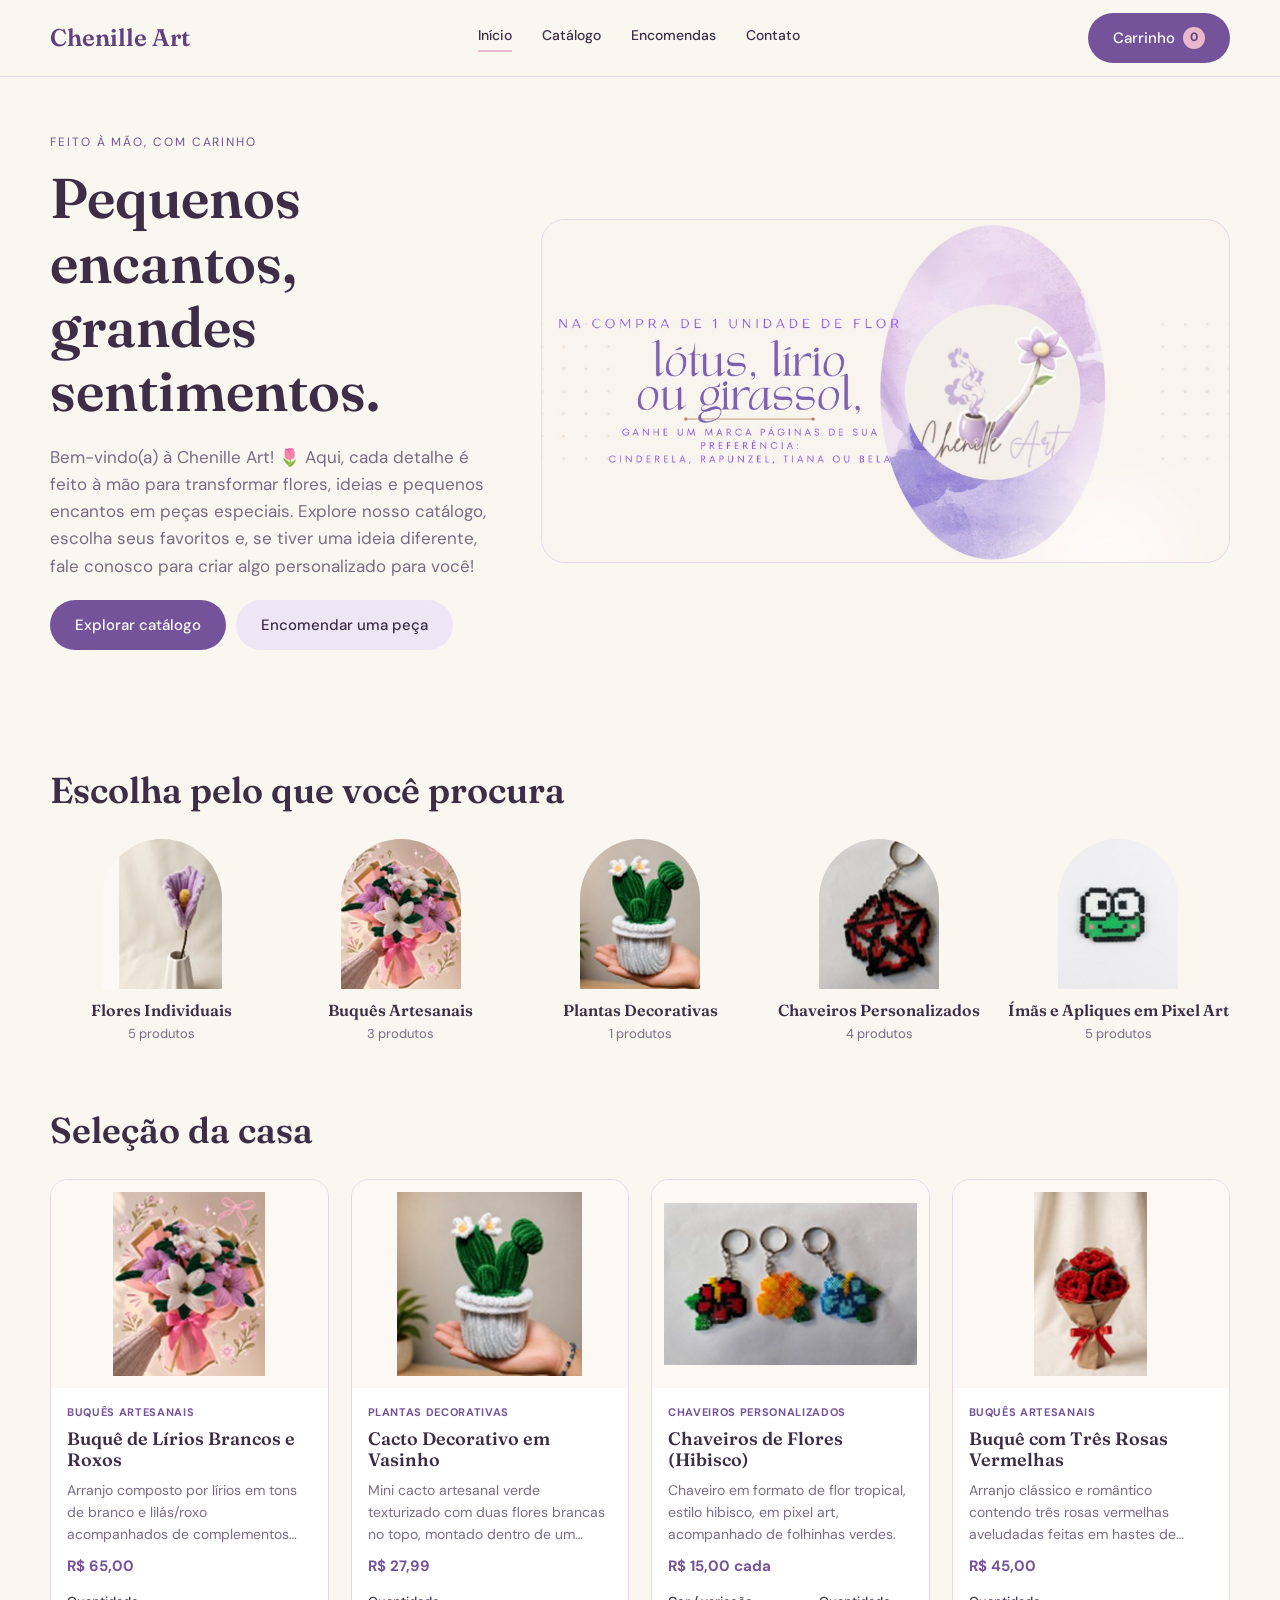
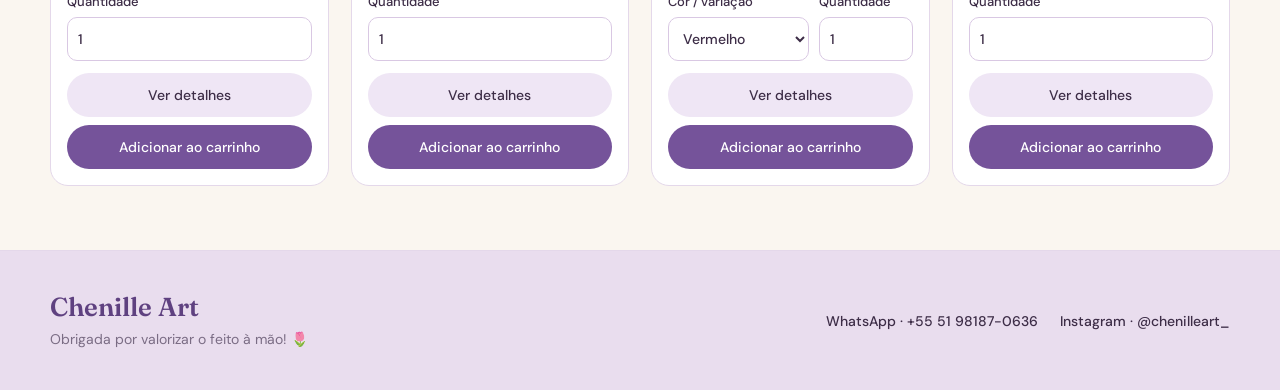
<file: chenille-art-final/index.html>
<!doctype html>
<html lang="pt-BR">
<head>
<meta charset="utf-8">
<meta name="viewport" content="width=device-width,initial-scale=1">
<title>Chenille Art — flores e presentes artesanais</title>
<meta name="description" content="Flores de chenille, buquês, plantas decorativas, chaveiros e apliques feitos à mão.">
<link rel="preconnect" href="https://fonts.googleapis.com"><link rel="preconnect" href="https://fonts.gstatic.com" crossorigin>
<link href="https://fonts.googleapis.com/css2?family=DM+Sans:wght@400;500;700&family=Fraunces:opsz,wght@9..144,500;9..144,600&display=swap" rel="stylesheet">
<link rel="stylesheet" href="styles.css?v=16">
</head>
<body>
<a class="skip" href="#main">Ir para o conteúdo</a>
<header class="header">
  <div class="wrap bar">
    <a class="brand" href="#inicio" aria-label="Chenille Art, início">Chenille Art</a>
    <nav class="links" aria-label="Navegação principal">
      <a href="#inicio">Início</a><a href="#catalogo">Catálogo</a><a href="#encomendas">Encomendas</a><a href="#contato">Contato</a>
    </nav>
    <button class="btn btn-solid" id="open-cart" type="button" aria-haspopup="dialog">Carrinho <span class="count" id="cart-count" aria-label="itens no carrinho">0</span></button>
  </div>
</header>

<main id="main">
<section class="pg" id="inicio">
  <div class="hero wrap hero-grid">
    <div>
      <p class="eyebrow">Feito à mão, com carinho</p>
      <h1>Pequenos encantos, grandes sentimentos.</h1>
      <p class="lead">Bem-vindo(a) à Chenille Art! 🌷 Aqui, cada detalhe é feito à mão para transformar flores, ideias e pequenos encantos em peças especiais. Explore nosso catálogo, escolha seus favoritos e, se tiver uma ideia diferente, fale conosco para criar algo personalizado para você!</p>
      <div class="hero-cta"><a class="btn btn-solid" href="#catalogo">Explorar catálogo</a><a class="btn btn-ghost" href="#encomendas">Encomendar uma peça</a></div>
    </div>
    <button class="zoom" id="zoom" type="button" aria-label="Ampliar imagem da promoção"><img class="hero-banner" id="hero-banner" width="1076" height="536" alt="Na compra de 1 unidade de flor lótus, lírio ou girassol, ganhe um marca páginas de sua preferência: Cinderela, Rapunzel, Tiana ou Bela. Chenille Art."></button>
  </div>
  <div class="wrap sec"><h2>Escolha pelo que você procura</h2><div class="tiles" id="tiles"></div></div>
  <div class="wrap sec"><h2>Seleção da casa</h2><div class="grid four" id="featured"></div></div>
</section>

<section class="pg" id="catalogo" hidden>
  <div class="pagehead"><div class="wrap"><h1>Nosso catálogo</h1><p>Peças artesanais para presentear, colecionar e decorar.</p></div></div>
  <div class="wrap cat-layout">
    <aside class="side">
      <label class="search"><span class="sr">Buscar produtos</span><input id="search" type="search" placeholder="Buscar pelo nome do produto" autocomplete="off"></label>
      <h3>Categorias</h3>
      <div id="filters" role="group" aria-label="Filtrar por categoria"></div>
      <div class="sidebox"><h3>Não achou o que queria?</h3><p>Peça uma criação personalizada.</p><a class="btn btn-solid" href="#encomendas">Encomendar</a></div>
    </aside>
    <div>
      <div class="listhead"><span id="result-count" aria-live="polite"></span><label>Ordenar: <select id="sort"><option value="">Ordem do catálogo</option><option value="asc">Menor preço</option><option value="desc">Maior preço</option><option value="az">Nome (A–Z)</option></select></label></div>
      <div class="grid" id="product-grid"></div>
      <div class="none" id="no-results" hidden><svg viewBox="0 0 64 64" aria-hidden="true"><g fill="none" stroke="currentColor" stroke-width="2.5" stroke-linecap="round"><circle cx="28" cy="28" r="16"/><path d="M40 40l14 14M22 28h12"/></g></svg><p>Não encontramos produtos com esse nome.<br>Tente outra busca ou categoria.</p><button class="btn btn-ghost" id="clear" type="button">Limpar filtros</button></div>
    </div>
  </div>
</section>

<section class="pg" id="encomendas" hidden>
  <div class="wrap split">
    <div>
      <p class="eyebrow">Uma peça só sua</p>
      <h1>✨ Não encontrou o que procurava? Vamos criar juntos!</h1>
      <p class="lead">Tem uma ideia diferente ou deseja um produto que ainda não aparece no nosso catálogo? 💗 Na Chenille Art, você pode enviar sua referência, foto ou ideia para solicitar uma criação personalizada.</p>
      <p class="lead">Para que possamos organizar a produção com carinho, entre em contato com pelo menos 1 semana de antecedência.</p>
      <p class="lead">Envie sua ideia pelo WhatsApp e vamos conversar sobre as possibilidades de criação, o valor e o prazo do seu pedido!</p>
      <p class="note">A disponibilidade, o preço e o prazo precisam ser confirmados pela loja. Nem toda solicitação poderá ser aceita.</p>
      <a class="btn btn-solid" href="https://wa.me/5551981870636?text=Ol%C3%A1!%20Gostaria%20de%20consultar%20uma%20encomenda%20personalizada%20na%20Chenille%20Art." target="_blank" rel="noopener noreferrer">Quero encomendar pelo WhatsApp</a>
    </div>
    <div class="steps"><h2>Como funciona</h2>
      <div class="step"><b>1</b><div><h3>Envie sua ideia</h3><p>Mande referência, foto ou ideia pelo WhatsApp.</p></div></div>
      <div class="step"><b>2</b><div><h3>Combinamos os detalhes</h3><p>Conversamos sobre as possibilidades, o valor e o prazo.</p></div></div>
      <div class="step"><b>3</b><div><h3>Produção com carinho</h3><p>Entre em contato com pelo menos 1 semana de antecedência.</p></div></div>
    </div>
  </div>
</section>

<section class="pg" id="contato" hidden>
  <div class="wrap split">
    <div>
      <p class="eyebrow">Contato</p>
      <h1>Vamos conversar?</h1>
      <p class="lead">Fale com a Chenille Art para tirar dúvidas, conhecer as peças e consultar valores e disponibilidade. Prefere uma peça só sua? Veja a página de <a class="link" href="#encomendas">encomendas</a>.</p>
    </div>
    <div class="cstack">
      <a class="ccard" href="https://wa.me/5551981870636" target="_blank" rel="noopener noreferrer"><p class="cat">WhatsApp</p><h3>+55 51 98187-0636</h3><span class="btn btn-solid">Abrir conversa</span></a>
      <a class="ccard" href="https://www.instagram.com/chenilleart_?obrf=MW9wbjRzMzY5NnluYQ==" target="_blank" rel="noopener noreferrer"><p class="cat">Instagram</p><h3>@chenilleart_</h3><span class="btn btn-ghost">Ver perfil</span></a>
      <div class="sidebox"><h3>Antes de falar com a gente</h3><p>Disponibilidade, preço e prazo são confirmados pela loja. Para encomendas personalizadas, avise com pelo menos 1 semana de antecedência.</p></div>
    </div>
  </div>
</section>
</main>

<footer class="footer">
  <div class="wrap foot">
    <div><strong class="foot-brand">Chenille Art</strong><p>Obrigada por valorizar o feito à mão! 🌷</p></div>
    <div class="foot-links"><a href="https://wa.me/5551981870636" target="_blank" rel="noopener noreferrer">WhatsApp · +55 51 98187-0636</a><a href="https://www.instagram.com/chenilleart_?obrf=MW9wbjRzMzY5NnluYQ==" target="_blank" rel="noopener noreferrer">Instagram · @chenilleart_</a></div>
  </div>
</footer>

<div class="toast" id="toast" role="status" aria-live="polite"></div>

<div class="overlay" id="detail" hidden>
  <section class="panel dialog" role="dialog" aria-modal="true" aria-labelledby="d-title">
    <button class="close" type="button" data-close aria-label="Fechar detalhes">✕</button>
    <div class="thumb large" id="d-thumb"></div>
    <div class="d-info">
      <p class="cat" id="d-cat"></p><h3 id="d-title"></h3><p id="d-desc"></p><p class="price" id="d-price"></p>
      <div class="row" id="d-row"><label class="field" id="d-var-wrap" hidden>Cor / variação<select id="d-var"></select></label><label class="field">Quantidade<input id="d-qty" type="number" min="1" max="99" value="1"></label></div>
      <button class="btn btn-solid" id="d-add" type="button">Adicionar ao carrinho</button>
    </div>
  </section>
</div>

<div class="overlay" id="lightbox" hidden>
  <button class="close" type="button" data-close aria-label="Fechar imagem">✕</button>
  <div class="lb"><img id="lb-img" alt=""></div>
</div>

<div class="overlay right" id="cart" hidden>
  <aside class="panel drawer" role="dialog" aria-modal="true" aria-labelledby="cart-title">
    <div class="drawer-head"><h3 id="cart-title">Seu carrinho</h3><button class="close" type="button" data-close aria-label="Fechar carrinho">✕</button></div>
    <div class="cart-list" id="cart-list"></div>
    <div class="drawer-foot">
      <div class="total"><span>Subtotal</span><strong id="cart-total">R$ 0,00</strong></div>
      <p class="note" id="cart-note">Valores, disponibilidade e prazo são confirmados pela loja.</p>
      <a class="btn btn-solid" id="checkout" href="https://wa.me/5551981870636" target="_blank" rel="noopener noreferrer">Consultar pedido pelo WhatsApp</a>
    </div>
  </aside>
</div>
<script src="script.js?v=16" defer></script>
</body>
</html>
</file>
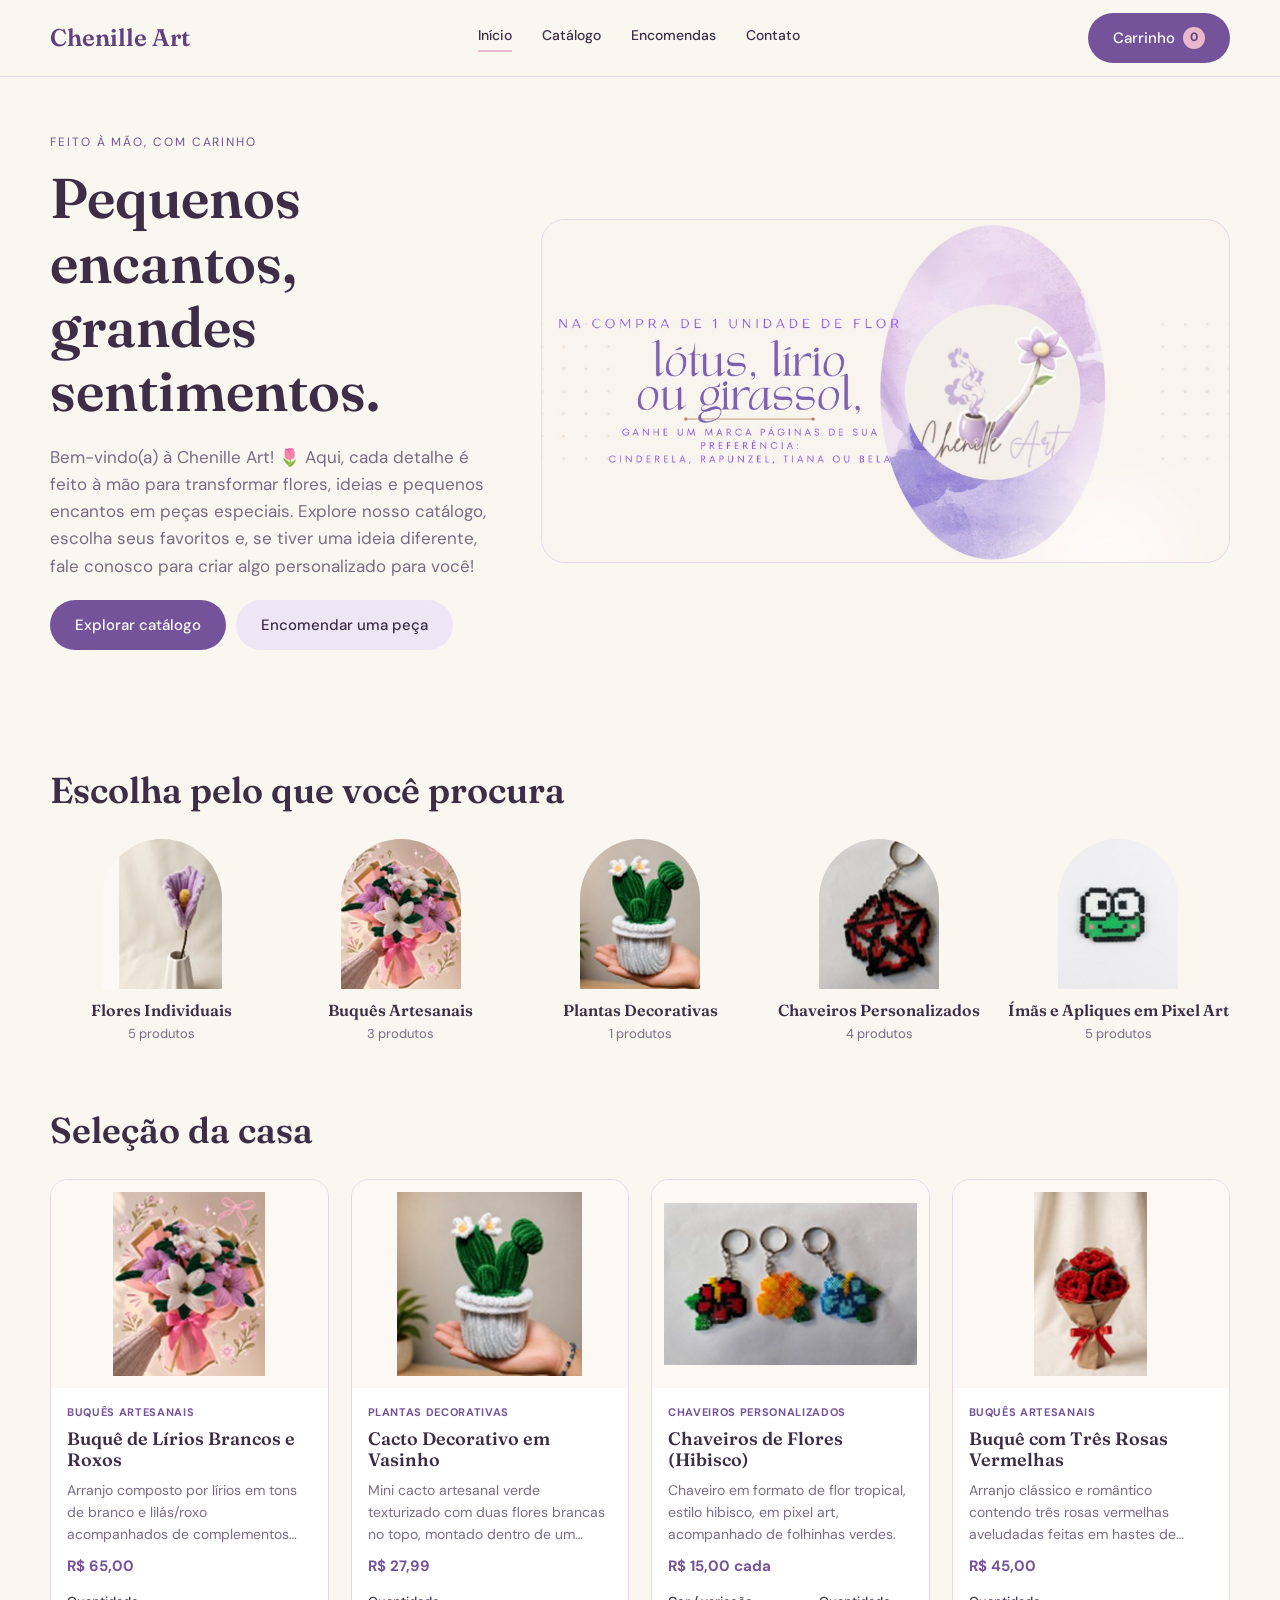
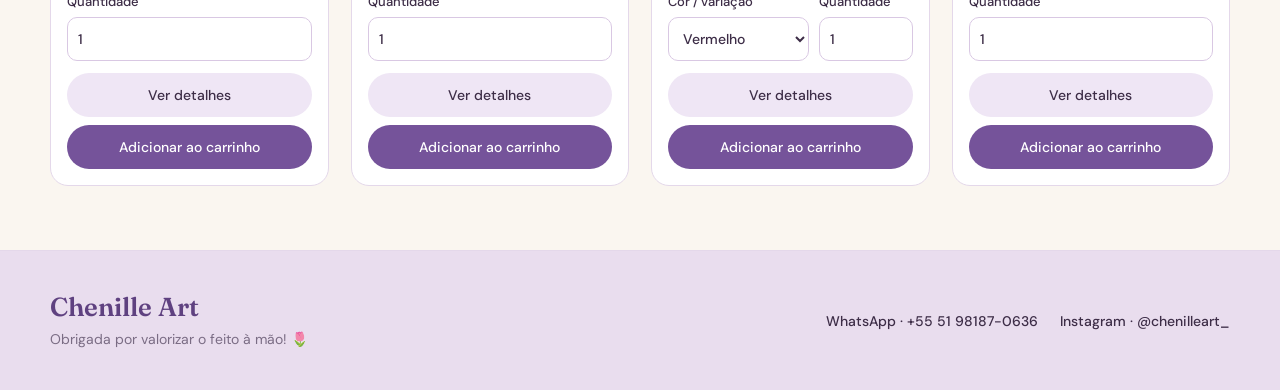
<file: chenille-art-completo.html>
<!doctype html>
<html lang="pt-BR">
<head>
<meta charset="utf-8">
<meta name="viewport" content="width=device-width,initial-scale=1">
<title>Chenille Art — flores e presentes artesanais</title>
<meta name="description" content="Flores de chenille, buquês, plantas decorativas, chaveiros e apliques feitos à mão.">
<link rel="preconnect" href="https://fonts.googleapis.com"><link rel="preconnect" href="https://fonts.gstatic.com" crossorigin>
<link href="https://fonts.googleapis.com/css2?family=DM+Sans:wght@400;500;700&family=Fraunces:opsz,wght@9..144,500;9..144,600&display=swap" rel="stylesheet">
<style>
/* Chenille Art — estilos. Ordem: tokens, base, cabeçalho, início, catálogo/cards, encomendas, rodapé, janelas, responsivo */
:root{--purple:#75539a;--purple-dark:#5f4180;--soft:#efe6f5;--cream:#faf6f0;--photo:#fcf8f4;--ink:#3d2d47;--muted:#7a6c84;--line:#e4d8ea;--rose:#e9b9cb;--serif:'Fraunces',Georgia,serif;--sans:'DM Sans',system-ui,-apple-system,'Segoe UI',sans-serif;--shadow:0 8px 24px rgba(61,45,71,.1)}
*{box-sizing:border-box}
[hidden]{display:none!important} /* o atributo hidden nunca perde para display:grid/flex */
html{scroll-behavior:smooth;scroll-padding-top:84px}
body{margin:0;background:var(--cream);color:var(--ink);font:16px/1.6 var(--sans)}
body.lock{overflow:hidden}
a{color:inherit;text-decoration:none}button,input,select{font:inherit}
:focus-visible{outline:3px solid var(--purple);outline-offset:2px}
.wrap{width:min(1180px,calc(100% - 48px));margin-inline:auto}
.sr{position:absolute;width:1px;height:1px;overflow:hidden;clip:rect(0 0 0 0)}
.skip{position:absolute;left:-999px;background:var(--purple-dark);color:#fff;padding:8px 14px;z-index:100}.skip:focus{left:8px;top:8px}
h1,h2,h3{font-family:var(--serif);font-weight:600;line-height:1.15;margin:0}
.eyebrow{margin:0 0 14px;font-size:12px;letter-spacing:.16em;text-transform:uppercase;color:var(--purple)}
.btn{display:inline-flex;align-items:center;justify-content:center;gap:8px;border:1px solid transparent;border-radius:999px;padding:12px 24px;font-weight:500;font-size:15px;cursor:pointer;transition:background .2s,border-color .2s}
.btn-solid{background:var(--purple);color:#fff}.btn-solid:hover{background:var(--purple-dark)}
.btn-solid.is-added{background:#5f7f5c}
.btn-ghost{background:var(--soft);color:var(--ink)}.btn-ghost:hover{background:#e3d4ee}

.header{position:sticky;top:0;z-index:20;background:var(--cream);border-bottom:1px solid var(--line)}
.bar{display:flex;align-items:center;justify-content:space-between;gap:20px;height:76px}
.brand{font:600 24px/1 var(--serif);color:var(--purple-dark)}
.links{display:flex;gap:30px;font-size:14px;font-weight:500}.links a{padding-bottom:4px;border-bottom:2px solid transparent}.links a:hover,.links a[aria-current=page]{border-color:var(--rose)}
.count{min-width:22px;height:22px;border-radius:12px;background:var(--rose);color:var(--purple-dark);display:inline-grid;place-items:center;font-size:12px;font-weight:700;padding:0 6px}

.hero-grid{display:grid;grid-template-columns:.8fr 1.2fr;gap:32px;align-items:center;padding-block:56px}
.hero-grid h1{font-size:clamp(36px,4.4vw,56px);margin-bottom:20px}
.lead{font-size:17px;color:var(--muted);margin:0 0 20px;max-width:56ch}
.hero-cta{display:flex;gap:10px;flex-wrap:wrap;margin-top:10px}
.arch{overflow:hidden;background:#e9def2;border-radius:999px 999px 18px 18px}
.arch img{width:100%;height:100%;object-fit:cover;display:block}
.hero-banner{width:100%;height:auto;display:block;border-radius:24px;border:1px solid var(--line)}
.sec{padding-top:64px}.sec:last-child{padding-bottom:64px}.sec h2{font-size:clamp(28px,3.2vw,36px);margin-bottom:28px}
.tiles{display:flex;justify-content:space-between;gap:16px}
.tile{border:0;background:none;padding:0;cursor:pointer;text-align:center;color:var(--ink);flex:1;min-width:0;font-family:inherit}
.tile .arch{display:block;width:120px;height:150px;margin:0 auto 12px}
.tile strong{font:600 16px/1.2 var(--serif);display:block;color:var(--ink)}.tile small{color:var(--muted);font-size:13px}
.tile:hover strong{color:var(--purple)}

.pagehead{background:#f1e9f6;padding:44px 0}.pagehead h1{font-size:clamp(32px,4vw,44px)}.pagehead p{margin:8px 0 0;color:var(--muted)}
.cat-layout{display:grid;grid-template-columns:250px 1fr;gap:40px;padding-block:36px 64px;align-items:start}
.search input{width:100%;border:1px solid #d9c8e3;background:#fff;border-radius:999px;padding:12px 20px;color:var(--ink)}
.search input:focus{border-color:var(--purple);outline:3px solid rgba(117,83,154,.2)}
.side h3{font-size:18px;margin:26px 0 6px}
.cat-item{display:flex;justify-content:space-between;gap:10px;width:100%;padding:11px 0;border:0;border-bottom:1px solid var(--line);background:none;font-size:15px;color:var(--ink);cursor:pointer;text-align:left}
.cat-item span:last-child{color:#8a7d94}.cat-item:hover{color:var(--purple)}.cat-item[aria-pressed=true]{color:var(--purple);font-weight:700}
.sidebox{margin-top:28px;padding:18px 22px;background:#f0e6f4;border:1px solid #e5d6e9;border-radius:18px}
.sidebox h3{font-size:18px;margin:0 0 8px}.sidebox p{margin:0 0 14px;font-size:14px;color:var(--muted)}.sidebox .btn{padding:10px 18px;font-size:14px}.cstack .sidebox{margin-top:0}.cstack .sidebox p{margin:0}
.listhead{display:flex;justify-content:space-between;align-items:center;gap:12px;margin-bottom:18px;font-size:14px;color:var(--muted)}
.listhead select{border:1px solid #d9c8e3;border-radius:10px;background:#fff;padding:8px 10px;color:var(--ink);font-size:14px}
.grid{display:grid;grid-template-columns:repeat(3,minmax(0,1fr));gap:24px}.grid.four{grid-template-columns:repeat(4,minmax(0,1fr));gap:22px}
.none{text-align:center;padding:48px 16px;color:var(--muted)}.none svg{width:60px;color:var(--purple)}

.card{display:flex;flex-direction:column;background:#fff;border:1px solid var(--line);border-radius:18px;overflow:hidden;min-width:0;transition:box-shadow .25s}
.card:hover{box-shadow:var(--shadow)}
.thumb{position:relative;aspect-ratio:4/3;background:var(--photo);overflow:hidden}
.thumb img{position:absolute;inset:12px;width:calc(100% - 24px);height:calc(100% - 24px);object-fit:contain;object-position:center}
.thumb.large{aspect-ratio:1/1;border-radius:14px}
.card-body{display:flex;flex-direction:column;gap:8px;padding:16px;flex:1}
.cat{margin:0;font-size:11px;font-weight:700;letter-spacing:.06em;text-transform:uppercase;color:var(--purple)}
.card h3{font-size:18px}
.card-body p.desc{margin:0;font-size:14px;color:var(--muted);display:-webkit-box;-webkit-line-clamp:3;-webkit-box-orient:vertical;overflow:hidden}
.price{margin:0;font-weight:700;font-size:15px;color:var(--purple)}.price.ask{font-weight:500;color:var(--muted)}

.row{display:grid;grid-template-columns:1fr;gap:10px;margin-top:auto;padding-top:6px}
.row.has-var{grid-template-columns:3fr 2fr}
.field{display:grid;gap:4px;font-size:13px;font-weight:500;color:var(--ink);min-width:0}
.field select,.field input{width:100%;height:44px;border:1px solid #d9c8e3;background:#fff;border-radius:10px;padding:0 10px;color:var(--ink);font-size:14px}
.field input{text-align:left}
.card-actions{display:grid;gap:8px;margin-top:4px}.card-actions .btn{width:100%;padding:10px;font-size:14px}

.split{display:grid;grid-template-columns:1fr 1fr;gap:64px;padding-block:64px;align-items:start}
.split h1{font-size:clamp(34px,4.4vw,52px);margin-bottom:20px}
.note{margin:0 0 24px;font-size:14px;color:var(--muted)}
.link{font-weight:700;color:var(--purple);border-bottom:2px solid var(--rose)}
.steps{background:#f0e6f4;border-radius:28px;padding:30px 36px}.steps h2{font-size:28px;margin-bottom:6px}
.step{display:flex;gap:18px;padding:20px 0;border-bottom:1px solid #d9c8e3}.step:last-child{border:0}
.step b{font:600 28px var(--serif);color:var(--purple);width:34px}.step h3{font-size:20px;margin-bottom:6px}.step p{margin:0;color:var(--muted)}
.cstack{display:grid;gap:18px}
.ccard{display:block;background:#fff;border:1px solid var(--line);border-radius:18px;padding:26px 28px;transition:box-shadow .25s}.ccard:hover{box-shadow:var(--shadow)}
.ccard .cat{margin:0 0 6px}.ccard h3{font-size:26px;margin-bottom:12px}

.footer{background:#e9ddee;padding:40px 0;border-top:1px solid var(--line)}
.foot{display:flex;justify-content:space-between;gap:24px;align-items:center;flex-wrap:wrap}
.foot-brand{font:600 26px var(--serif);color:var(--purple-dark)}.foot p{margin:4px 0 0;color:var(--muted);font-size:14px}
.foot-links{display:flex;gap:22px;flex-wrap:wrap;font-weight:500;font-size:14px}.foot-links a:hover{color:var(--purple)}

.toast{position:fixed;left:50%;bottom:22px;transform:translate(-50%,16px);background:var(--purple-dark);color:#fff;padding:11px 18px;border-radius:12px;font-size:14px;opacity:0;pointer-events:none;transition:.25s;z-index:60;max-width:calc(100% - 32px);text-align:center}
.toast.show{opacity:1;transform:translate(-50%,0)}

.overlay{position:fixed;inset:0;z-index:50;background:rgba(40,26,58,.5);display:grid;place-items:center;padding:16px;animation:fade .2s}
.overlay.right{place-items:stretch end;padding:0}
.panel{background:var(--cream);box-shadow:0 20px 60px rgba(30,18,46,.3);position:relative}
.dialog{width:min(860px,100%);max-height:calc(100dvh - 32px);overflow:auto;border-radius:22px;padding:22px;display:grid;grid-template-columns:1.1fr 1fr;gap:28px;animation:rise .25s}
.drawer{width:min(430px,88%);height:100dvh;display:flex;flex-direction:column;animation:slide .28s}
.close{position:absolute;top:14px;right:14px;z-index:2;width:38px;height:38px;border:0;border-radius:50%;background:var(--soft);color:var(--purple-dark);cursor:pointer;font-size:15px}.close:hover{background:var(--rose)}
.d-info{display:flex;flex-direction:column;gap:12px;padding:30px 8px 8px 0}.d-info h3{font-size:30px}.d-info p{margin:0;color:var(--muted)}.d-info .price{font-size:20px;color:var(--purple)}
.stepper button{width:38px;border:0;background:transparent;font-size:18px;cursor:pointer;color:var(--purple-dark)}.stepper button:hover{background:var(--soft)}
.stepper{display:inline-flex;border:1px solid #d9c8e3;background:#fff;border-radius:10px;overflow:hidden}
.stepper input{width:46px;border:0;text-align:center;-moz-appearance:textfield;background:transparent;color:var(--ink)}.stepper input::-webkit-outer-spin-button,.stepper input::-webkit-inner-spin-button{-webkit-appearance:none}
.drawer-head{padding:20px 22px;border-bottom:1px solid var(--line)}.drawer-head h3{font-size:26px}.drawer-head .close{top:16px}
.cart-list{flex:1;overflow:auto;padding:14px 22px;display:grid;gap:12px;align-content:start}
.cart-empty{text-align:center;color:var(--muted);padding:40px 10px}
.item{display:grid;grid-template-columns:76px 1fr;gap:14px;padding:12px 0;border-bottom:1px solid var(--line)}
.item-photo{aspect-ratio:1;border-radius:12px;background:var(--photo);overflow:hidden;border:1px solid var(--line)}.item-photo img{width:100%;height:100%;object-fit:contain}
.item-main{display:grid;grid-template-columns:1fr auto;gap:4px 10px;align-content:start}
.item-main strong{font:600 16px/1.25 var(--serif)}.item-main small{grid-column:1/-1;color:var(--muted)}
.rm{border:0;background:none;color:#8f3f6a;cursor:pointer;font-size:13px;text-decoration:underline;grid-column:2;grid-row:1}
.line-total{grid-column:2;text-align:right;font-weight:700;font-size:14px;color:var(--purple)}
.item-main .stepper{grid-column:1;grid-row:3;justify-self:start}
.drawer-foot{padding:16px 22px 22px;border-top:1px solid var(--line);display:grid;gap:10px;background:#f1e9f6}
.total{display:flex;justify-content:space-between;align-items:baseline}.total strong{font-size:18px;color:var(--purple-dark);text-align:right}
.note{margin:0;font-size:13px;color:var(--muted)}
@keyframes fade{from{opacity:0}}@keyframes rise{from{opacity:0;transform:translateY(12px)}}@keyframes slide{from{transform:translateX(24px);opacity:0}}

@media(max-width:1000px){
  .hero-grid,.split{grid-template-columns:1fr;gap:28px}
  .zoom{order:-1} /* imagem primeiro, texto depois */
  .grid{grid-template-columns:repeat(3,minmax(0,1fr))}.grid.four{grid-template-columns:repeat(2,minmax(0,1fr))}
  .cat-layout{grid-template-columns:1fr;gap:18px}
  .side{display:contents}.cat-layout>div{order:2}.sidebox{order:3;margin-top:4px}
  #filters{display:flex;gap:8px;overflow-x:auto;padding-bottom:6px}
  .cat-item{width:auto;flex:none;border:1px solid var(--line);border-radius:999px;padding:8px 14px;background:#fff;font-size:13px}
  .side h3:first-of-type{margin:6px 0 0}
}
@media(max-width:700px){
  /* Celular: mesmo layout do computador, em escala menor; menu fica no topo */
  .wrap{width:calc(100% - 32px)}
  .bar{flex-wrap:wrap;height:auto;padding-top:10px;gap:6px 12px}.brand{font-size:22px}
  .links{order:3;width:100%;justify-content:space-around;gap:0;border-top:1px solid var(--line)}
  .links a{padding:10px 6px;font-size:13px}
  html{scroll-padding-top:108px}
  .hero-grid{padding-block:24px}.hero-grid h1{font-size:34px}.lead{font-size:15px}
  .sec{padding-top:44px}.sec:last-child{padding-bottom:44px}.sec h2{font-size:26px;margin-bottom:20px}
  .tiles{display:grid;grid-template-columns:repeat(3,minmax(0,1fr));gap:18px 10px}
  .tile .arch{width:100%;max-width:110px;height:auto;aspect-ratio:4/5}.tile strong{font-size:14px}
  .grid,.grid.four{grid-template-columns:repeat(2,minmax(0,1fr));gap:12px}
  .thumb{aspect-ratio:1/1}.thumb img{inset:6px!important;width:calc(100% - 12px)!important;height:calc(100% - 12px)!important}
  .card-body{padding:10px 10px 12px;gap:6px}.card h3{font-size:15px}.cat{font-size:10px}
  .card-body p.desc{font-size:12.5px}.price{font-size:14px}
  .row.has-var{grid-template-columns:1fr}
  .field{font-size:12px}.field select,.field input{height:40px;font-size:13px;padding:0 8px}
  .card-actions .btn{font-size:12.5px;padding:9px 6px}
  .split{padding-block:36px}.steps{padding:22px}
  .dialog{grid-template-columns:1fr;gap:14px;padding:16px}.d-info{padding:4px 0 0}.d-info h3{font-size:25px}.thumb.large{aspect-ratio:4/3}
}
@media(max-width:700px){
  /* Catálogo no celular: barra de categorias à esquerda (como no computador) e produtos ao lado */
  .cat-layout{grid-template-columns:108px minmax(0,1fr);grid-template-rows:auto auto auto auto 1fr;gap:0 12px;padding-block:20px 44px;align-items:start}
  .cat-layout .search{grid-column:1/-1;grid-row:1;margin-bottom:16px}
  .side>h3{grid-column:1;grid-row:2;margin:0 0 2px;font-size:15px}
  #filters{grid-column:1;grid-row:3;display:block;overflow:visible;padding:0}
  .cat-item{display:flex;width:100%;border:0;border-bottom:1px solid var(--line);border-radius:0;background:none;padding:9px 0;font-size:12px;line-height:1.25;gap:6px;align-items:flex-start;text-align:left;flex:none}
  .cat-item span:first-child{flex:1;min-width:0;overflow-wrap:anywhere}
  .cat-item span:last-child{font-size:12px}
  .sidebox{display:block;grid-column:1;grid-row:4;align-self:start;margin-top:16px;padding:12px;border-radius:14px}
  .sidebox h3{font-size:14px;margin-bottom:6px}.sidebox p{font-size:12px;margin-bottom:10px}.sidebox .btn{padding:8px 12px;font-size:12px}
  .cat-layout>div{grid-column:2;grid-row:2/6;min-width:0}
  .listhead{flex-direction:column;align-items:stretch;gap:8px;margin-bottom:12px}.listhead select{width:100%}
  #product-grid{grid-template-columns:1fr;gap:12px}
  #product-grid .thumb{aspect-ratio:4/3}
}
.buy{display:contents}.mo{display:none}
@media(max-width:700px){
  /* Lista compacta no celular: foto pequena, dados ao lado e ações em uma linha */
  #product-grid{grid-template-columns:1fr;gap:8px}
  #product-grid .card{display:grid;grid-template-columns:64px minmax(0,1fr);column-gap:10px;align-content:start;padding:10px;border-radius:14px}
  #product-grid .thumb{grid-column:1;grid-row:1/5;align-self:start;width:64px;height:64px;aspect-ratio:auto;border-radius:10px;border:1px solid var(--line)}
  #product-grid .thumb img{inset:3px!important;width:calc(100% - 6px)!important;height:calc(100% - 6px)!important}
  #product-grid .card-body{display:contents}
  #product-grid .cat{grid-column:2;grid-row:1;font-size:9px;margin:0}
  #product-grid .card h3{grid-column:2;grid-row:2;font-size:14px;margin:0}
  #product-grid .desc{grid-column:2;grid-row:3;display:block;font-size:11px;margin:0;white-space:nowrap;overflow:hidden;text-overflow:ellipsis}
  #product-grid .price{grid-column:2;grid-row:4;font-size:13px;margin:2px 0 0}
  #product-grid .buy{grid-column:1/-1;grid-row:5;display:flex;flex-wrap:wrap;gap:6px;margin-top:8px;align-items:center}
  #product-grid .row,#product-grid .card-actions{display:contents}
  #product-grid .field{font-size:0;gap:0;min-width:0}
  #product-grid .fvar{flex:1 0 100%}
  #product-grid .field select{height:30px;font-size:12px;border-radius:8px;padding:0 8px}
  #product-grid .field input{width:42px;height:30px;font-size:12px;border-radius:8px;padding:0 6px;text-align:center}
  #product-grid .card-actions .btn{flex:1;width:auto;padding:7px 2px;font-size:11.5px}#product-grid .card-actions .btn-solid{flex:1.2}
  #product-grid .pc{display:none}#product-grid .mo{display:inline}
}
.zoom{display:block;width:100%;padding:0;border:0;background:none;cursor:zoom-in;border-radius:24px}
.zoom:hover .hero-banner{box-shadow:var(--shadow)}
.lb{max-width:100%;max-height:100%;overflow:auto;border-radius:16px;background:#faf6f0}
.lb img{display:block;width:min(1076px,calc(100vw - 32px));height:auto}
#lightbox .close{position:fixed;top:14px;right:14px;background:#fff}
@media(max-width:700px){.lb img{width:760px;max-width:none}}
@media(prefers-reduced-motion:reduce){*,*::before,*::after{animation:none!important;transition:none!important;scroll-behavior:auto!important}}

</style>
</head>
<body>
<a class="skip" href="#main">Ir para o conteúdo</a>
<header class="header">
  <div class="wrap bar">
    <a class="brand" href="#inicio" aria-label="Chenille Art, início">Chenille Art</a>
    <nav class="links" aria-label="Navegação principal">
      <a href="#inicio">Início</a><a href="#catalogo">Catálogo</a><a href="#encomendas">Encomendas</a><a href="#contato">Contato</a>
    </nav>
    <button class="btn btn-solid" id="open-cart" type="button" aria-haspopup="dialog">Carrinho <span class="count" id="cart-count" aria-label="itens no carrinho">0</span></button>
  </div>
</header>

<main id="main">
<section class="pg" id="inicio">
  <div class="hero wrap hero-grid">
    <div>
      <p class="eyebrow">Feito à mão, com carinho</p>
      <h1>Pequenos encantos, grandes sentimentos.</h1>
      <p class="lead">Bem-vindo(a) à Chenille Art! 🌷 Aqui, cada detalhe é feito à mão para transformar flores, ideias e pequenos encantos em peças especiais. Explore nosso catálogo, escolha seus favoritos e, se tiver uma ideia diferente, fale conosco para criar algo personalizado para você!</p>
      <div class="hero-cta"><a class="btn btn-solid" href="#catalogo">Explorar catálogo</a><a class="btn btn-ghost" href="#encomendas">Encomendar uma peça</a></div>
    </div>
    <button class="zoom" id="zoom" type="button" aria-label="Ampliar imagem da promoção"><img class="hero-banner" id="hero-banner" width="1076" height="536" alt="Na compra de 1 unidade de flor lótus, lírio ou girassol, ganhe um marca páginas de sua preferência: Cinderela, Rapunzel, Tiana ou Bela. Chenille Art."></button>
  </div>
  <div class="wrap sec"><h2>Escolha pelo que você procura</h2><div class="tiles" id="tiles"></div></div>
  <div class="wrap sec"><h2>Seleção da casa</h2><div class="grid four" id="featured"></div></div>
</section>

<section class="pg" id="catalogo" hidden>
  <div class="pagehead"><div class="wrap"><h1>Nosso catálogo</h1><p>Peças artesanais para presentear, colecionar e decorar.</p></div></div>
  <div class="wrap cat-layout">
    <aside class="side">
      <label class="search"><span class="sr">Buscar produtos</span><input id="search" type="search" placeholder="Buscar pelo nome do produto" autocomplete="off"></label>
      <h3>Categorias</h3>
      <div id="filters" role="group" aria-label="Filtrar por categoria"></div>
      <div class="sidebox"><h3>Não achou o que queria?</h3><p>Peça uma criação personalizada.</p><a class="btn btn-solid" href="#encomendas">Encomendar</a></div>
    </aside>
    <div>
      <div class="listhead"><span id="result-count" aria-live="polite"></span><label>Ordenar: <select id="sort"><option value="">Ordem do catálogo</option><option value="asc">Menor preço</option><option value="desc">Maior preço</option><option value="az">Nome (A–Z)</option></select></label></div>
      <div class="grid" id="product-grid"></div>
      <div class="none" id="no-results" hidden><svg viewBox="0 0 64 64" aria-hidden="true"><g fill="none" stroke="currentColor" stroke-width="2.5" stroke-linecap="round"><circle cx="28" cy="28" r="16"/><path d="M40 40l14 14M22 28h12"/></g></svg><p>Não encontramos produtos com esse nome.<br>Tente outra busca ou categoria.</p><button class="btn btn-ghost" id="clear" type="button">Limpar filtros</button></div>
    </div>
  </div>
</section>

<section class="pg" id="encomendas" hidden>
  <div class="wrap split">
    <div>
      <p class="eyebrow">Uma peça só sua</p>
      <h1>✨ Não encontrou o que procurava? Vamos criar juntos!</h1>
      <p class="lead">Tem uma ideia diferente ou deseja um produto que ainda não aparece no nosso catálogo? 💗 Na Chenille Art, você pode enviar sua referência, foto ou ideia para solicitar uma criação personalizada.</p>
      <p class="lead">Para que possamos organizar a produção com carinho, entre em contato com pelo menos 1 semana de antecedência.</p>
      <p class="lead">Envie sua ideia pelo WhatsApp e vamos conversar sobre as possibilidades de criação, o valor e o prazo do seu pedido!</p>
      <p class="note">A disponibilidade, o preço e o prazo precisam ser confirmados pela loja. Nem toda solicitação poderá ser aceita.</p>
      <a class="btn btn-solid" href="https://wa.me/5551981870636?text=Ol%C3%A1!%20Gostaria%20de%20consultar%20uma%20encomenda%20personalizada%20na%20Chenille%20Art." target="_blank" rel="noopener noreferrer">Quero encomendar pelo WhatsApp</a>
    </div>
    <div class="steps"><h2>Como funciona</h2>
      <div class="step"><b>1</b><div><h3>Envie sua ideia</h3><p>Mande referência, foto ou ideia pelo WhatsApp.</p></div></div>
      <div class="step"><b>2</b><div><h3>Combinamos os detalhes</h3><p>Conversamos sobre as possibilidades, o valor e o prazo.</p></div></div>
      <div class="step"><b>3</b><div><h3>Produção com carinho</h3><p>Entre em contato com pelo menos 1 semana de antecedência.</p></div></div>
    </div>
  </div>
</section>

<section class="pg" id="contato" hidden>
  <div class="wrap split">
    <div>
      <p class="eyebrow">Contato</p>
      <h1>Vamos conversar?</h1>
      <p class="lead">Fale com a Chenille Art para tirar dúvidas, conhecer as peças e consultar valores e disponibilidade. Prefere uma peça só sua? Veja a página de <a class="link" href="#encomendas">encomendas</a>.</p>
    </div>
    <div class="cstack">
      <a class="ccard" href="https://wa.me/5551981870636" target="_blank" rel="noopener noreferrer"><p class="cat">WhatsApp</p><h3>+55 51 98187-0636</h3><span class="btn btn-solid">Abrir conversa</span></a>
      <a class="ccard" href="https://www.instagram.com/chenilleart_?obrf=MW9wbjRzMzY5NnluYQ==" target="_blank" rel="noopener noreferrer"><p class="cat">Instagram</p><h3>@chenilleart_</h3><span class="btn btn-ghost">Ver perfil</span></a>
      <div class="sidebox"><h3>Antes de falar com a gente</h3><p>Disponibilidade, preço e prazo são confirmados pela loja. Para encomendas personalizadas, avise com pelo menos 1 semana de antecedência.</p></div>
    </div>
  </div>
</section>
</main>

<footer class="footer">
  <div class="wrap foot">
    <div><strong class="foot-brand">Chenille Art</strong><p>Obrigada por valorizar o feito à mão! 🌷</p></div>
    <div class="foot-links"><a href="https://wa.me/5551981870636" target="_blank" rel="noopener noreferrer">WhatsApp · +55 51 98187-0636</a><a href="https://www.instagram.com/chenilleart_?obrf=MW9wbjRzMzY5NnluYQ==" target="_blank" rel="noopener noreferrer">Instagram · @chenilleart_</a></div>
  </div>
</footer>

<div class="toast" id="toast" role="status" aria-live="polite"></div>

<div class="overlay" id="detail" hidden>
  <section class="panel dialog" role="dialog" aria-modal="true" aria-labelledby="d-title">
    <button class="close" type="button" data-close aria-label="Fechar detalhes">✕</button>
    <div class="thumb large" id="d-thumb"></div>
    <div class="d-info">
      <p class="cat" id="d-cat"></p><h3 id="d-title"></h3><p id="d-desc"></p><p class="price" id="d-price"></p>
      <div class="row" id="d-row"><label class="field" id="d-var-wrap" hidden>Cor / variação<select id="d-var"></select></label><label class="field">Quantidade<input id="d-qty" type="number" min="1" max="99" value="1"></label></div>
      <button class="btn btn-solid" id="d-add" type="button">Adicionar ao carrinho</button>
    </div>
  </section>
</div>

<div class="overlay" id="lightbox" hidden>
  <button class="close" type="button" data-close aria-label="Fechar imagem">✕</button>
  <div class="lb"><img id="lb-img" alt=""></div>
</div>

<div class="overlay right" id="cart" hidden>
  <aside class="panel drawer" role="dialog" aria-modal="true" aria-labelledby="cart-title">
    <div class="drawer-head"><h3 id="cart-title">Seu carrinho</h3><button class="close" type="button" data-close aria-label="Fechar carrinho">✕</button></div>
    <div class="cart-list" id="cart-list"></div>
    <div class="drawer-foot">
      <div class="total"><span>Subtotal</span><strong id="cart-total">R$ 0,00</strong></div>
      <p class="note" id="cart-note">Valores, disponibilidade e prazo são confirmados pela loja.</p>
      <a class="btn btn-solid" id="checkout" href="https://wa.me/5551981870636" target="_blank" rel="noopener noreferrer">Consultar pedido pelo WhatsApp</a>
    </div>
  </aside>
</div>
<script>
'use strict';
/* Chenille Art — script. As fotos ficam embutidas no fim deste arquivo (PHOTOS). */
const WHATSAPP = '5551981870636';
const PIXEL = 'Ímãs e Apliques em Pixel Art';

/* variants: opções do seletor "Cor / variação" (edite conforme a loja). priceNote: texto após o preço. */
const products = [
{id:1,name:'Girassol Individual',category:'Flores Individuais',price:18,desc:'Flor artesanal de girassol feita com hastes de chenille em tom amarelo radiante e miolo aveludado.'},
{id:2,name:'Lírio Individual',category:'Flores Individuais',price:15,variants:['Amarelo/Lilás','Roxo','Branco'],desc:'Lírios delicadamente modelados à mão com hastes de chenille. Apresentam pétalas detalhadas e pistilos.'},
{id:3,name:'Flor Copo-de-Leite (Lilás)',category:'Flores Individuais',price:12,desc:'Reinterpretação artística da flor copo-de-leite em tom lilás com espádice central amarelo aveludado.'},
{id:4,name:'Peônia Azul',category:'Flores Individuais',price:18,desc:'Flor volumosa e rica em detalhes, imitando as camadas de pétalas de uma peônia em azul-escura com miolo.'},
{id:5,name:'Flor de Lótus (Turquesa)',category:'Flores Individuais',price:20,desc:'Flor de lótus artesanal esculpida em hastes de chenille tom turquesa com miolo amarelo vibrante.'},
{id:6,name:'Buquê de Lírios Brancos e Roxos',category:'Buquês Artesanais',price:65,desc:'Arranjo composto por lírios em tons de branco e lilás/roxo acompanhados de complementos florais e folhagens.'},
{id:7,name:'Buquê de 6 Lírios Azuis',category:'Buquês Artesanais',price:90,desc:'Buquê com seis lírios confeccionados em chenille em tom azul-marinho profundo e pistilos amarelos.'},
{id:8,name:'Buquê com Três Rosas Vermelhas',category:'Buquês Artesanais',price:45,desc:'Arranjo clássico e romântico contendo três rosas vermelhas aveludadas feitas em hastes de chenille.'},
{id:9,name:'Cacto Decorativo em Vasinho',category:'Plantas Decorativas',price:27.99,desc:'Mini cacto artesanal verde texturizado com duas flores brancas no topo, montado dentro de um vasinho.'},
{id:10,name:'Chaveiros de Flores (Hibisco)',category:'Chaveiros Personalizados',price:15,priceNote:'cada',variants:['Vermelho','Amarelo/Laranja','Azul'],desc:'Chaveiro em formato de flor tropical, estilo hibisco, em pixel art, acompanhado de folhinhas verdes.'},
{id:11,name:'Chaveiro Pentagrama / Pentágono Geométrico',category:'Chaveiros Personalizados',price:15,desc:'Chaveiro com design geométrico marcante em vermelho e preto, formando um símbolo estilizado em estrela.'},
{id:12,name:'Chaveiro Duplo Mickey e Minnie',category:'Chaveiros Personalizados',price:8,priceNote:'pelo par/peça dupla',desc:'Chaveiro que une os rostinhos do Mickey e da Minnie lado a lado em pixel art compacto.'},
{id:13,name:'Chaveiro Caveira de Palha (Jolly Roger - One Piece)',category:'Chaveiros Personalizados',price:5,desc:'Chaveiro com a icônica caveira usando chapéu de palha, símbolo dos Chapéus de Palha de One Piece.'},
{id:14,name:'Imã / Aplique de Vaquinha',category:PIXEL,price:3.5,desc:'Mini peça decorativa em tom lilás/roxo suave representando uma vaquinha estilizada em pixel art.'},
{id:15,name:'Imã / Aplique de Borboleta',category:PIXEL,price:5,desc:'Peça delicada no formato de borboleta em tons degradê de roxo e lilás.'},
{id:16,name:'Imã / Aplique Buquê de Rosas Roxas',category:PIXEL,price:15,desc:'Arranjo de rosas roxas envolto em um lindo laço lilás em pixel art. Uma peça charmosa e romântica.'},
{id:17,name:'Imã / Aplique de Sapinho',category:PIXEL,price:10,desc:'Rosto de sapinho verde fofo e expressivo com olhos grandes e bochechas rosadas em pixel art.'},
{id:18,name:'Imã / Aplique Harry Potter (Logo HP)',category:PIXEL,price:8,desc:'Monograma com as iniciais "HP" no clássico tom amarelo e marrom da saga Harry Potter em formato pixelado.'}
];
const categories = ['Todos','Flores Individuais','Buquês Artesanais','Plantas Decorativas','Chaveiros Personalizados',PIXEL];

const $ = s => document.querySelector(s);
const money = n => n.toLocaleString('pt-BR',{style:'currency',currency:'BRL'});
const priceText = p => p.price == null ? 'Consulte o valor' : money(p.price) + (p.priceNote ? ' ' + p.priceNote : '');
const find = id => products.find(p => p.id === id);
const photo = p => PHOTOS[p.id];
/* object-fit:contain inline: a foto aparece sempre inteira, centralizada, mesmo que algum CSS antigo force corte */
const thumb = p => `<img src="${photo(p)}" alt="${p.name}" loading="lazy" style="position:absolute;inset:12px;width:calc(100% - 24px);height:calc(100% - 24px);object-fit:contain;object-position:center">`;
const clampQty = v => Math.max(1, Math.min(99, parseInt(v, 10) || 1));
const options = p => p.variants.map(v => `<option>${v}</option>`).join('');

const state = {category:'Todos', term:'', sort:'', cart:[], opener:null, detailId:null};
const el = {grid:$('#product-grid'), none:$('#no-results'), count:$('#result-count'), search:$('#search'), filters:$('#filters'), toast:$('#toast'),
 detail:$('#detail'), cart:$('#cart'), lightbox:$('#lightbox'), qty:$('#d-qty'), cartList:$('#cart-list')};

/* ---------- Catálogo ---------- */
function renderFilters(){
 el.filters.innerHTML = categories.map(c=>`<button class="cat-item" type="button" data-cat="${c}" aria-pressed="${c===state.category}"><span>${c}</span><span>${c==='Todos'?products.length:products.filter(p=>p.category===c).length}</span></button>`).join('');
}
const card = p => `<article class="card" data-card="${p.id}"><div class="thumb">${thumb(p)}</div><div class="card-body"><p class="cat">${p.category}</p><h3>${p.name}</h3><p class="desc">${p.desc}</p><p class="price">${priceText(p)}</p><div class="buy"><div class="row${p.variants?' has-var':''}">${p.variants?`<label class="field fvar">Cor / variação<select data-var>${options(p)}</select></label>`:''}<label class="field">Quantidade<input type="number" min="1" max="99" value="1" data-cqty></label></div><div class="card-actions"><button class="btn btn-ghost" type="button" data-detail="${p.id}">Ver detalhes</button><button class="btn btn-solid" type="button" data-add="${p.id}" aria-label="Adicionar ${p.name} ao carrinho"><span><span class="pc">Adicionar ao </span><span class="mo">C</span><span class="pc">c</span>arrinho</span></button></div></div></div></article>`;
const FEATURED = [6,9,10,8]; /* Seleção da casa: edite os ids para trocar */
const TILE_PHOTO = {'Flores Individuais':3,'Buquês Artesanais':6,'Plantas Decorativas':9,'Chaveiros Personalizados':11,[PIXEL]:17};
function renderHome(){
 $('#featured').innerHTML = FEATURED.map(id => card(find(id))).join('');
 $('#tiles').innerHTML = categories.slice(1).map(c => `<button class="tile" type="button" data-cat="${c}" data-go><span class="arch"><img src="${PHOTOS[TILE_PHOTO[c]]}" alt=""></span><strong>${c}</strong><small>${products.filter(p=>p.category===c).length} produtos</small></button>`).join('');
}
function renderGrid(){
 const term = state.term.trim().toLocaleLowerCase('pt-BR');
 const list = products.filter(p => (state.category==='Todos' || p.category===state.category) && `${p.name} ${p.category} ${p.desc}`.toLocaleLowerCase('pt-BR').includes(term));
 if (state.sort==='asc') list.sort((a,b)=>a.price-b.price); else if (state.sort==='desc') list.sort((a,b)=>b.price-a.price); else if (state.sort==='az') list.sort((a,b)=>a.name.localeCompare(b.name,'pt-BR'));
 el.grid.innerHTML = list.map(card).join('');
 el.none.hidden = list.length > 0;
 el.grid.hidden = list.length === 0;
 el.count.textContent = `${list.length} de ${products.length} produtos`;
 renderFilters();
}

/* ---------- Janelas (detalhes e carrinho) ---------- */
function openLayer(layer, focusSel){
 closeLayers(false);
 state.opener = document.activeElement;
 layer.hidden = false;
 document.body.classList.add('lock');
 layer.querySelector(focusSel).focus();
}
function closeLayers(restore = true){
 [el.detail, el.cart, el.lightbox].forEach(l => l.hidden = true);
 document.body.classList.remove('lock');
 if (restore && state.opener && document.contains(state.opener)) state.opener.focus();
}
function trapFocus(e){
 const layer = [el.detail, el.cart, el.lightbox].find(l => !l.hidden);
 if (e.key !== 'Tab' || !layer) return;
 const f = [...layer.querySelectorAll('button,input,select,a[href]')].filter(x => !x.disabled && x.offsetParent !== null);
 if (!f.length) return;
 const first = f[0], last = f[f.length-1];
 if (e.shiftKey && document.activeElement === first){ e.preventDefault(); last.focus(); }
 else if (!e.shiftKey && document.activeElement === last){ e.preventDefault(); first.focus(); }
}
function openDetail(id){
 const p = find(id); state.detailId = id;
 $('#d-thumb').innerHTML = thumb(p);
 $('#d-cat').textContent = p.category; $('#d-title').textContent = p.name; $('#d-desc').textContent = p.desc;
 $('#d-price').textContent = priceText(p);
 $('#d-var-wrap').hidden = !p.variants; $('#d-row').classList.toggle('has-var', !!p.variants);
 $('#d-var').innerHTML = p.variants ? options(p) : '';
 el.qty.value = 1;
 openLayer(el.detail, '[data-close]');
}

/* ---------- Carrinho ---------- */
function notify(msg){
 el.toast.textContent = msg; el.toast.classList.add('show');
 clearTimeout(notify.t); notify.t = setTimeout(()=>el.toast.classList.remove('show'), 2400);
}
function addToCart(id, qty, variant = ''){
 const item = state.cart.find(i => i.id === id && i.variant === variant);
 if (item) item.qty = clampQty(item.qty + qty); else state.cart.push({id, variant, qty});
 renderCart(); notify(`${find(id).name} adicionado ao carrinho`);
}
const lineOf = (id, variant) => state.cart.find(x => x.id === id && x.variant === variant);
function setQty(id, variant, qty){ const i = lineOf(id, variant); if (i){ i.qty = clampQty(qty); renderCart(); } }
function removeItem(id, variant){ state.cart = state.cart.filter(i => !(i.id === id && i.variant === variant)); renderCart(); }
function renderCart(){
 const items = state.cart.map(i => ({...i, p:find(i.id)}));
 $('#cart-count').textContent = items.reduce((s,i)=>s+i.qty, 0);
 el.cartList.innerHTML = items.length ? items.map(({id,variant,qty,p})=>{ const k = `data-id="${id}" data-v="${variant}"`; return `<article class="item"><div class="item-photo"><img src="${photo(p)}" alt="${p.name}" style="width:100%;height:100%;object-fit:contain;object-position:center;display:block"></div><div class="item-main"><strong>${p.name}</strong><button class="rm" type="button" data-rm ${k} aria-label="Remover ${p.name}">Remover</button>${variant?`<small>${variant}</small>`:''}<div class="stepper"><button type="button" data-dec ${k} aria-label="Diminuir quantidade">−</button><input type="number" min="1" max="99" value="${qty}" data-qty ${k} aria-label="Quantidade de ${p.name}"><button type="button" data-inc ${k} aria-label="Aumentar quantidade">+</button></div><span class="line-total">${money(p.price*qty)}</span></div></article>`; }).join('')
  : '<div class="cart-empty">Seu carrinho está vazio.<br>Explore o catálogo e escolha seus favoritos.</div>';
 const sum = items.reduce((s,i)=>s+i.p.price*i.qty, 0);
 $('#cart-total').textContent = money(sum);
 const lines = items.map(({qty,variant,p})=>`- ${p.name}${variant?` (${variant})`:''} — quantidade: ${qty} — ${money(p.price)}${p.priceNote?' '+p.priceNote:''}`).join('\n');
 const msg = items.length ? `Olá! Gostaria de consultar este pedido na Chenille Art:\n${lines}\nSubtotal: ${money(sum)}\nPoderiam confirmar disponibilidade, valores e prazo?` : 'Olá! Gostaria de conhecer os produtos da Chenille Art.';
 $('#checkout').href = `https://wa.me/${WHATSAPP}?text=${encodeURIComponent(msg)}`;
}

/* ---------- Eventos ---------- */
document.addEventListener('click', e => {
 const t = e.target;
 if (t.classList.contains('overlay') || t.closest('[data-close]')) return closeLayers();
 const b = t.closest('button'); if (!b) return;
 const d = b.dataset, id = +d.id, v = d.v;
 if (d.cat) { state.category = d.cat; renderGrid(); if ('go' in d) location.hash = '#catalogo'; }
 else if (d.detail) openDetail(+d.detail);
 else if (d.add) {
  const c = b.closest('.card'), sel = c.querySelector('[data-var]');
  addToCart(+d.add, clampQty(c.querySelector('[data-cqty]').value), sel ? sel.value : '');
  const old = b.innerHTML; b.textContent = '✓ Adicionado'; b.classList.add('is-added');
  clearTimeout(b._t); b._t = setTimeout(()=>{ if (b.isConnected){ b.innerHTML = old; b.classList.remove('is-added'); } }, 1600);
 }
 else if ('rm' in d) removeItem(id, v);
 else if ('inc' in d) setQty(id, v, lineOf(id, v).qty + 1);
 else if ('dec' in d) setQty(id, v, lineOf(id, v).qty - 1);
 else if (b.id === 'zoom') { $('#lb-img').src = BANNER; $('#lb-img').alt = $('#hero-banner').alt; openLayer(el.lightbox, '[data-close]'); requestAnimationFrame(() => { const lb = $('.lb'); lb.scrollLeft = (lb.scrollWidth - lb.clientWidth) / 2; }); }
 else if (b.id === 'open-cart') { renderCart(); openLayer(el.cart, '[data-close]'); }
 else if (b.id === 'd-add'){ const p = find(state.detailId); addToCart(p.id, clampQty(el.qty.value), p.variants ? $('#d-var').value : ''); closeLayers(); }
 else if (b.id === 'clear'){ state.category = 'Todos'; state.term = ''; el.search.value = ''; renderGrid(); }
});
el.cartList.addEventListener('change', e => { if ('qty' in e.target.dataset) setQty(+e.target.dataset.id, e.target.dataset.v, e.target.value); });
$('#sort').addEventListener('change', e => { state.sort = e.target.value; renderGrid(); });
el.search.addEventListener('input', () => { state.term = el.search.value; renderGrid(); });
document.addEventListener('keydown', e => { if (e.key === 'Escape') closeLayers(); trapFocus(e); });

/* ---------- Abas: Início, Catálogo, Encomendas e Contato são telas próprias ---------- */
const PAGES = ['inicio','catalogo','encomendas','contato'];
function syncPage(){
 const page = PAGES.includes(location.hash.slice(1)) ? location.hash.slice(1) : 'inicio';
 document.querySelectorAll('.pg').forEach(s => s.hidden = s.id !== page);
 document.querySelectorAll('.links a').forEach(a => a.getAttribute('href') === '#' + page ? a.setAttribute('aria-current','page') : a.removeAttribute('aria-current'));
 window.scrollTo({top:0});
}
window.addEventListener('hashchange', syncPage);

/* Fotos embutidas (para o site funcionar só com os 3 arquivos). Para trocar uma foto, substitua o endereço data: por um caminho, ex.: 'img/produtos/girassol.jpg' */
const PHOTOS = {
1:'[data-uri]',
2:'[data-uri]',
3:'[data-uri]',
4:'[data-uri]',
5:'[data-uri]',
6:'[data-uri]',
7:'[data-uri]',
8:'[data-uri]',
9:'[data-uri]',
10:'[data-uri]',
11:'[data-uri]',
12:'[data-uri]',
13:'[data-uri]',
14:'[data-uri]',
15:'[data-uri]',
16:'[data-uri]',
17:'[data-uri]',
18:'[data-uri]'
};
const BANNER = '[data-uri]';
$('#hero-banner').src = BANNER;

/* ---------- Início: tudo fechado ---------- */
renderHome(); renderGrid(); renderCart(); closeLayers(false); syncPage();

</script>
</body>
</html>
</file>
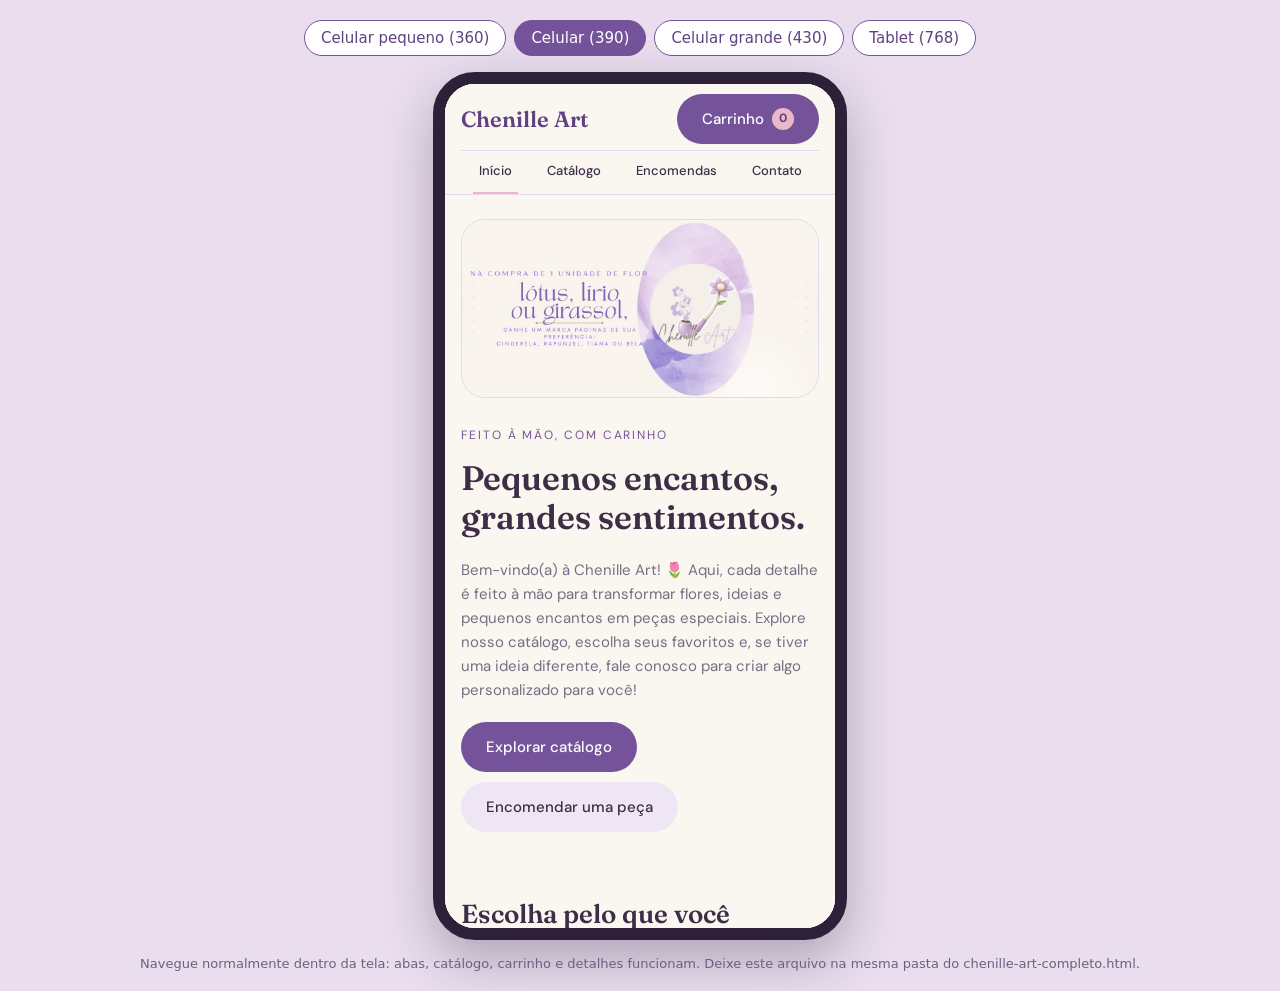
<file: ver-no-celular.html>
<!doctype html>
<html lang="pt-BR">
<head>
<meta charset="utf-8">
<meta name="viewport" content="width=device-width,initial-scale=1">
<title>Chenille Art — ver no celular</title>
<style>
body{margin:0;min-height:100vh;background:#e9ddee;font:15px system-ui,sans-serif;color:#3d2d47;display:flex;flex-direction:column;align-items:center;gap:16px;padding:20px 12px}
.tabs{display:flex;gap:8px;flex-wrap:wrap;justify-content:center}
button{border:1px solid #75539a;background:#fff;color:#5f4180;border-radius:999px;padding:8px 16px;cursor:pointer;font:inherit}
button[aria-pressed=true]{background:#75539a;color:#fff}
.phone{border:12px solid #2e2038;border-radius:42px;background:#fff;overflow:hidden;box-shadow:0 20px 50px rgba(46,32,56,.3);transition:width .2s,height .2s}
iframe{display:block;border:0;width:100%;height:100%;background:#faf6f0}
p{margin:0;font-size:13px;color:#6d6180;text-align:center}
</style>
</head>
<body>
<div class="tabs" role="group" aria-label="Tamanho da tela">
<button type="button" data-w="360" data-h="740">Celular pequeno (360)</button>
<button type="button" data-w="390" data-h="844" aria-pressed="true">Celular (390)</button>
<button type="button" data-w="430" data-h="900">Celular grande (430)</button>
<button type="button" data-w="768" data-h="900">Tablet (768)</button>
</div>
<div class="phone" id="phone" style="width:390px;height:844px"><iframe id="site" src="chenille-art-completo.html" title="Chenille Art"></iframe></div>
<p>Navegue normalmente dentro da tela: abas, catálogo, carrinho e detalhes funcionam. Deixe este arquivo na mesma pasta do chenille-art-completo.html.</p>
<script>
document.querySelectorAll('[data-w]').forEach(b=>b.addEventListener('click',()=>{
 document.querySelectorAll('[data-w]').forEach(x=>x.setAttribute('aria-pressed',x===b));
 const p=document.getElementById('phone'); p.style.width=(+b.dataset.w)+'px'; p.style.height=(+b.dataset.h)+'px';
}));
</script>
</body>
</html>
</file>
<file: chenille-art-final/styles.css>
/* Chenille Art — estilos. Ordem: tokens, base, cabeçalho, início, catálogo/cards, encomendas, rodapé, janelas, responsivo */
:root{--purple:#75539a;--purple-dark:#5f4180;--soft:#efe6f5;--cream:#faf6f0;--photo:#fcf8f4;--ink:#3d2d47;--muted:#7a6c84;--line:#e4d8ea;--rose:#e9b9cb;--serif:'Fraunces',Georgia,serif;--sans:'DM Sans',system-ui,-apple-system,'Segoe UI',sans-serif;--shadow:0 8px 24px rgba(61,45,71,.1)}
*{box-sizing:border-box}
[hidden]{display:none!important} /* o atributo hidden nunca perde para display:grid/flex */
html{scroll-behavior:smooth;scroll-padding-top:84px}
body{margin:0;background:var(--cream);color:var(--ink);font:16px/1.6 var(--sans)}
body.lock{overflow:hidden}
a{color:inherit;text-decoration:none}button,input,select{font:inherit}
:focus-visible{outline:3px solid var(--purple);outline-offset:2px}
.wrap{width:min(1180px,calc(100% - 48px));margin-inline:auto}
.sr{position:absolute;width:1px;height:1px;overflow:hidden;clip:rect(0 0 0 0)}
.skip{position:absolute;left:-999px;background:var(--purple-dark);color:#fff;padding:8px 14px;z-index:100}.skip:focus{left:8px;top:8px}
h1,h2,h3{font-family:var(--serif);font-weight:600;line-height:1.15;margin:0}
.eyebrow{margin:0 0 14px;font-size:12px;letter-spacing:.16em;text-transform:uppercase;color:var(--purple)}
.btn{display:inline-flex;align-items:center;justify-content:center;gap:8px;border:1px solid transparent;border-radius:999px;padding:12px 24px;font-weight:500;font-size:15px;cursor:pointer;transition:background .2s,border-color .2s}
.btn-solid{background:var(--purple);color:#fff}.btn-solid:hover{background:var(--purple-dark)}
.btn-solid.is-added{background:#5f7f5c}
.btn-ghost{background:var(--soft);color:var(--ink)}.btn-ghost:hover{background:#e3d4ee}

.header{position:sticky;top:0;z-index:20;background:var(--cream);border-bottom:1px solid var(--line)}
.bar{display:flex;align-items:center;justify-content:space-between;gap:20px;height:76px}
.brand{font:600 24px/1 var(--serif);color:var(--purple-dark)}
.links{display:flex;gap:30px;font-size:14px;font-weight:500}.links a{padding-bottom:4px;border-bottom:2px solid transparent}.links a:hover,.links a[aria-current=page]{border-color:var(--rose)}
.count{min-width:22px;height:22px;border-radius:12px;background:var(--rose);color:var(--purple-dark);display:inline-grid;place-items:center;font-size:12px;font-weight:700;padding:0 6px}

.hero-grid{display:grid;grid-template-columns:.8fr 1.2fr;gap:32px;align-items:center;padding-block:56px}
.hero-grid h1{font-size:clamp(36px,4.4vw,56px);margin-bottom:20px}
.lead{font-size:17px;color:var(--muted);margin:0 0 20px;max-width:56ch}
.hero-cta{display:flex;gap:10px;flex-wrap:wrap;margin-top:10px}
.arch{overflow:hidden;background:#e9def2;border-radius:999px 999px 18px 18px}
.arch img{width:100%;height:100%;object-fit:cover;display:block}
.hero-banner{width:100%;height:auto;display:block;border-radius:24px;border:1px solid var(--line)}
.sec{padding-top:64px}.sec:last-child{padding-bottom:64px}.sec h2{font-size:clamp(28px,3.2vw,36px);margin-bottom:28px}
.tiles{display:flex;justify-content:space-between;gap:16px}
.tile{border:0;background:none;padding:0;cursor:pointer;text-align:center;color:var(--ink);flex:1;min-width:0;font-family:inherit}
.tile .arch{display:block;width:120px;height:150px;margin:0 auto 12px}
.tile strong{font:600 16px/1.2 var(--serif);display:block;color:var(--ink)}.tile small{color:var(--muted);font-size:13px}
.tile:hover strong{color:var(--purple)}

.pagehead{background:#f1e9f6;padding:44px 0}.pagehead h1{font-size:clamp(32px,4vw,44px)}.pagehead p{margin:8px 0 0;color:var(--muted)}
.cat-layout{display:grid;grid-template-columns:250px 1fr;gap:40px;padding-block:36px 64px;align-items:start}
.search input{width:100%;border:1px solid #d9c8e3;background:#fff;border-radius:999px;padding:12px 20px;color:var(--ink)}
.search input:focus{border-color:var(--purple);outline:3px solid rgba(117,83,154,.2)}
.side h3{font-size:18px;margin:26px 0 6px}
.cat-item{display:flex;justify-content:space-between;gap:10px;width:100%;padding:11px 0;border:0;border-bottom:1px solid var(--line);background:none;font-size:15px;color:var(--ink);cursor:pointer;text-align:left}
.cat-item span:last-child{color:#8a7d94}.cat-item:hover{color:var(--purple)}.cat-item[aria-pressed=true]{color:var(--purple);font-weight:700}
.sidebox{margin-top:28px;padding:18px 22px;background:#f0e6f4;border:1px solid #e5d6e9;border-radius:18px}
.sidebox h3{font-size:18px;margin:0 0 8px}.sidebox p{margin:0 0 14px;font-size:14px;color:var(--muted)}.sidebox .btn{padding:10px 18px;font-size:14px}.cstack .sidebox{margin-top:0}.cstack .sidebox p{margin:0}
.listhead{display:flex;justify-content:space-between;align-items:center;gap:12px;margin-bottom:18px;font-size:14px;color:var(--muted)}
.listhead select{border:1px solid #d9c8e3;border-radius:10px;background:#fff;padding:8px 10px;color:var(--ink);font-size:14px}
.grid{display:grid;grid-template-columns:repeat(3,minmax(0,1fr));gap:24px}.grid.four{grid-template-columns:repeat(4,minmax(0,1fr));gap:22px}
.none{text-align:center;padding:48px 16px;color:var(--muted)}.none svg{width:60px;color:var(--purple)}

.card{display:flex;flex-direction:column;background:#fff;border:1px solid var(--line);border-radius:18px;overflow:hidden;min-width:0;transition:box-shadow .25s}
.card:hover{box-shadow:var(--shadow)}
.thumb{position:relative;aspect-ratio:4/3;background:var(--photo);overflow:hidden}
.thumb img{position:absolute;inset:12px;width:calc(100% - 24px);height:calc(100% - 24px);object-fit:contain;object-position:center}
.thumb.large{aspect-ratio:1/1;border-radius:14px}
.card-body{display:flex;flex-direction:column;gap:8px;padding:16px;flex:1}
.cat{margin:0;font-size:11px;font-weight:700;letter-spacing:.06em;text-transform:uppercase;color:var(--purple)}
.card h3{font-size:18px}
.card-body p.desc{margin:0;font-size:14px;color:var(--muted);display:-webkit-box;-webkit-line-clamp:3;-webkit-box-orient:vertical;overflow:hidden}
.price{margin:0;font-weight:700;font-size:15px;color:var(--purple)}.price.ask{font-weight:500;color:var(--muted)}

.row{display:grid;grid-template-columns:1fr;gap:10px;margin-top:auto;padding-top:6px}
.row.has-var{grid-template-columns:3fr 2fr}
.field{display:grid;gap:4px;font-size:13px;font-weight:500;color:var(--ink);min-width:0}
.field select,.field input{width:100%;height:44px;border:1px solid #d9c8e3;background:#fff;border-radius:10px;padding:0 10px;color:var(--ink);font-size:14px}
.field input{text-align:left}
.card-actions{display:grid;gap:8px;margin-top:4px}.card-actions .btn{width:100%;padding:10px;font-size:14px}

.split{display:grid;grid-template-columns:1fr 1fr;gap:64px;padding-block:64px;align-items:start}
.split h1{font-size:clamp(34px,4.4vw,52px);margin-bottom:20px}
.note{margin:0 0 24px;font-size:14px;color:var(--muted)}
.link{font-weight:700;color:var(--purple);border-bottom:2px solid var(--rose)}
.steps{background:#f0e6f4;border-radius:28px;padding:30px 36px}.steps h2{font-size:28px;margin-bottom:6px}
.step{display:flex;gap:18px;padding:20px 0;border-bottom:1px solid #d9c8e3}.step:last-child{border:0}
.step b{font:600 28px var(--serif);color:var(--purple);width:34px}.step h3{font-size:20px;margin-bottom:6px}.step p{margin:0;color:var(--muted)}
.cstack{display:grid;gap:18px}
.ccard{display:block;background:#fff;border:1px solid var(--line);border-radius:18px;padding:26px 28px;transition:box-shadow .25s}.ccard:hover{box-shadow:var(--shadow)}
.ccard .cat{margin:0 0 6px}.ccard h3{font-size:26px;margin-bottom:12px}

.footer{background:#e9ddee;padding:40px 0;border-top:1px solid var(--line)}
.foot{display:flex;justify-content:space-between;gap:24px;align-items:center;flex-wrap:wrap}
.foot-brand{font:600 26px var(--serif);color:var(--purple-dark)}.foot p{margin:4px 0 0;color:var(--muted);font-size:14px}
.foot-links{display:flex;gap:22px;flex-wrap:wrap;font-weight:500;font-size:14px}.foot-links a:hover{color:var(--purple)}

.toast{position:fixed;left:50%;bottom:22px;transform:translate(-50%,16px);background:var(--purple-dark);color:#fff;padding:11px 18px;border-radius:12px;font-size:14px;opacity:0;pointer-events:none;transition:.25s;z-index:60;max-width:calc(100% - 32px);text-align:center}
.toast.show{opacity:1;transform:translate(-50%,0)}

.overlay{position:fixed;inset:0;z-index:50;background:rgba(40,26,58,.5);display:grid;place-items:center;padding:16px;animation:fade .2s}
.overlay.right{place-items:stretch end;padding:0}
.panel{background:var(--cream);box-shadow:0 20px 60px rgba(30,18,46,.3);position:relative}
.dialog{width:min(860px,100%);max-height:calc(100dvh - 32px);overflow:auto;border-radius:22px;padding:22px;display:grid;grid-template-columns:1.1fr 1fr;gap:28px;animation:rise .25s}
.drawer{width:min(430px,88%);height:100dvh;display:flex;flex-direction:column;animation:slide .28s}
.close{position:absolute;top:14px;right:14px;z-index:2;width:38px;height:38px;border:0;border-radius:50%;background:var(--soft);color:var(--purple-dark);cursor:pointer;font-size:15px}.close:hover{background:var(--rose)}
.d-info{display:flex;flex-direction:column;gap:12px;padding:30px 8px 8px 0}.d-info h3{font-size:30px}.d-info p{margin:0;color:var(--muted)}.d-info .price{font-size:20px;color:var(--purple)}
.stepper button{width:38px;border:0;background:transparent;font-size:18px;cursor:pointer;color:var(--purple-dark)}.stepper button:hover{background:var(--soft)}
.stepper{display:inline-flex;border:1px solid #d9c8e3;background:#fff;border-radius:10px;overflow:hidden}
.stepper input{width:46px;border:0;text-align:center;-moz-appearance:textfield;background:transparent;color:var(--ink)}.stepper input::-webkit-outer-spin-button,.stepper input::-webkit-inner-spin-button{-webkit-appearance:none}
.drawer-head{padding:20px 22px;border-bottom:1px solid var(--line)}.drawer-head h3{font-size:26px}.drawer-head .close{top:16px}
.cart-list{flex:1;overflow:auto;padding:14px 22px;display:grid;gap:12px;align-content:start}
.cart-empty{text-align:center;color:var(--muted);padding:40px 10px}
.item{display:grid;grid-template-columns:76px 1fr;gap:14px;padding:12px 0;border-bottom:1px solid var(--line)}
.item-photo{aspect-ratio:1;border-radius:12px;background:var(--photo);overflow:hidden;border:1px solid var(--line)}.item-photo img{width:100%;height:100%;object-fit:contain}
.item-main{display:grid;grid-template-columns:1fr auto;gap:4px 10px;align-content:start}
.item-main strong{font:600 16px/1.25 var(--serif)}.item-main small{grid-column:1/-1;color:var(--muted)}
.rm{border:0;background:none;color:#8f3f6a;cursor:pointer;font-size:13px;text-decoration:underline;grid-column:2;grid-row:1}
.line-total{grid-column:2;text-align:right;font-weight:700;font-size:14px;color:var(--purple)}
.item-main .stepper{grid-column:1;grid-row:3;justify-self:start}
.drawer-foot{padding:16px 22px 22px;border-top:1px solid var(--line);display:grid;gap:10px;background:#f1e9f6}
.total{display:flex;justify-content:space-between;align-items:baseline}.total strong{font-size:18px;color:var(--purple-dark);text-align:right}
.note{margin:0;font-size:13px;color:var(--muted)}
@keyframes fade{from{opacity:0}}@keyframes rise{from{opacity:0;transform:translateY(12px)}}@keyframes slide{from{transform:translateX(24px);opacity:0}}

@media(max-width:1000px){
  .hero-grid,.split{grid-template-columns:1fr;gap:28px}
  .zoom{order:-1} /* imagem primeiro, texto depois */
  .grid{grid-template-columns:repeat(3,minmax(0,1fr))}.grid.four{grid-template-columns:repeat(2,minmax(0,1fr))}
  .cat-layout{grid-template-columns:1fr;gap:18px}
  .side{display:contents}.cat-layout>div{order:2}.sidebox{order:3;margin-top:4px}
  #filters{display:flex;gap:8px;overflow-x:auto;padding-bottom:6px}
  .cat-item{width:auto;flex:none;border:1px solid var(--line);border-radius:999px;padding:8px 14px;background:#fff;font-size:13px}
  .side h3:first-of-type{margin:6px 0 0}
}
@media(max-width:700px){
  /* Celular: mesmo layout do computador, em escala menor; menu fica no topo */
  .wrap{width:calc(100% - 32px)}
  .bar{flex-wrap:wrap;height:auto;padding-top:10px;gap:6px 12px}.brand{font-size:22px}
  .links{order:3;width:100%;justify-content:space-around;gap:0;border-top:1px solid var(--line)}
  .links a{padding:10px 6px;font-size:13px}
  html{scroll-padding-top:108px}
  .hero-grid{padding-block:24px}.hero-grid h1{font-size:34px}.lead{font-size:15px}
  .sec{padding-top:44px}.sec:last-child{padding-bottom:44px}.sec h2{font-size:26px;margin-bottom:20px}
  .tiles{display:grid;grid-template-columns:repeat(3,minmax(0,1fr));gap:18px 10px}
  .tile .arch{width:100%;max-width:110px;height:auto;aspect-ratio:4/5}.tile strong{font-size:14px}
  .grid,.grid.four{grid-template-columns:repeat(2,minmax(0,1fr));gap:12px}
  .thumb{aspect-ratio:1/1}.thumb img{inset:6px!important;width:calc(100% - 12px)!important;height:calc(100% - 12px)!important}
  .card-body{padding:10px 10px 12px;gap:6px}.card h3{font-size:15px}.cat{font-size:10px}
  .card-body p.desc{font-size:12.5px}.price{font-size:14px}
  .row.has-var{grid-template-columns:1fr}
  .field{font-size:12px}.field select,.field input{height:40px;font-size:13px;padding:0 8px}
  .card-actions .btn{font-size:12.5px;padding:9px 6px}
  .split{padding-block:36px}.steps{padding:22px}
  .dialog{grid-template-columns:1fr;gap:14px;padding:16px}.d-info{padding:4px 0 0}.d-info h3{font-size:25px}.thumb.large{aspect-ratio:4/3}
}
@media(max-width:700px){
  /* Catálogo no celular: barra de categorias à esquerda (como no computador) e produtos ao lado */
  .cat-layout{grid-template-columns:108px minmax(0,1fr);grid-template-rows:auto auto auto auto 1fr;gap:0 12px;padding-block:20px 44px;align-items:start}
  .cat-layout .search{grid-column:1/-1;grid-row:1;margin-bottom:16px}
  .side>h3{grid-column:1;grid-row:2;margin:0 0 2px;font-size:15px}
  #filters{grid-column:1;grid-row:3;display:block;overflow:visible;padding:0}
  .cat-item{display:flex;width:100%;border:0;border-bottom:1px solid var(--line);border-radius:0;background:none;padding:9px 0;font-size:12px;line-height:1.25;gap:6px;align-items:flex-start;text-align:left;flex:none}
  .cat-item span:first-child{flex:1;min-width:0;overflow-wrap:anywhere}
  .cat-item span:last-child{font-size:12px}
  .sidebox{display:block;grid-column:1;grid-row:4;align-self:start;margin-top:16px;padding:12px;border-radius:14px}
  .sidebox h3{font-size:14px;margin-bottom:6px}.sidebox p{font-size:12px;margin-bottom:10px}.sidebox .btn{padding:8px 12px;font-size:12px}
  .cat-layout>div{grid-column:2;grid-row:2/6;min-width:0}
  .listhead{flex-direction:column;align-items:stretch;gap:8px;margin-bottom:12px}.listhead select{width:100%}
  #product-grid{grid-template-columns:1fr;gap:12px}
  #product-grid .thumb{aspect-ratio:4/3}
}
.buy{display:contents}.mo{display:none}
@media(max-width:700px){
  /* Lista compacta no celular: foto pequena, dados ao lado e ações em uma linha */
  #product-grid{grid-template-columns:1fr;gap:8px}
  #product-grid .card{display:grid;grid-template-columns:64px minmax(0,1fr);column-gap:10px;align-content:start;padding:10px;border-radius:14px}
  #product-grid .thumb{grid-column:1;grid-row:1/5;align-self:start;width:64px;height:64px;aspect-ratio:auto;border-radius:10px;border:1px solid var(--line)}
  #product-grid .thumb img{inset:3px!important;width:calc(100% - 6px)!important;height:calc(100% - 6px)!important}
  #product-grid .card-body{display:contents}
  #product-grid .cat{grid-column:2;grid-row:1;font-size:9px;margin:0}
  #product-grid .card h3{grid-column:2;grid-row:2;font-size:14px;margin:0}
  #product-grid .desc{grid-column:2;grid-row:3;display:block;font-size:11px;margin:0;white-space:nowrap;overflow:hidden;text-overflow:ellipsis}
  #product-grid .price{grid-column:2;grid-row:4;font-size:13px;margin:2px 0 0}
  #product-grid .buy{grid-column:1/-1;grid-row:5;display:flex;flex-wrap:wrap;gap:6px;margin-top:8px;align-items:center}
  #product-grid .row,#product-grid .card-actions{display:contents}
  #product-grid .field{font-size:0;gap:0;min-width:0}
  #product-grid .fvar{flex:1 0 100%}
  #product-grid .field select{height:30px;font-size:12px;border-radius:8px;padding:0 8px}
  #product-grid .field input{width:42px;height:30px;font-size:12px;border-radius:8px;padding:0 6px;text-align:center}
  #product-grid .card-actions .btn{flex:1;width:auto;padding:7px 2px;font-size:11.5px}#product-grid .card-actions .btn-solid{flex:1.2}
  #product-grid .pc{display:none}#product-grid .mo{display:inline}
}
.zoom{display:block;width:100%;padding:0;border:0;background:none;cursor:zoom-in;border-radius:24px}
.zoom:hover .hero-banner{box-shadow:var(--shadow)}
.lb{max-width:100%;max-height:100%;overflow:auto;border-radius:16px;background:#faf6f0}
.lb img{display:block;width:min(1076px,calc(100vw - 32px));height:auto}
#lightbox .close{position:fixed;top:14px;right:14px;background:#fff}
@media(max-width:700px){.lb img{width:760px;max-width:none}}
@media(prefers-reduced-motion:reduce){*,*::before,*::after{animation:none!important;transition:none!important;scroll-behavior:auto!important}}
</file>
